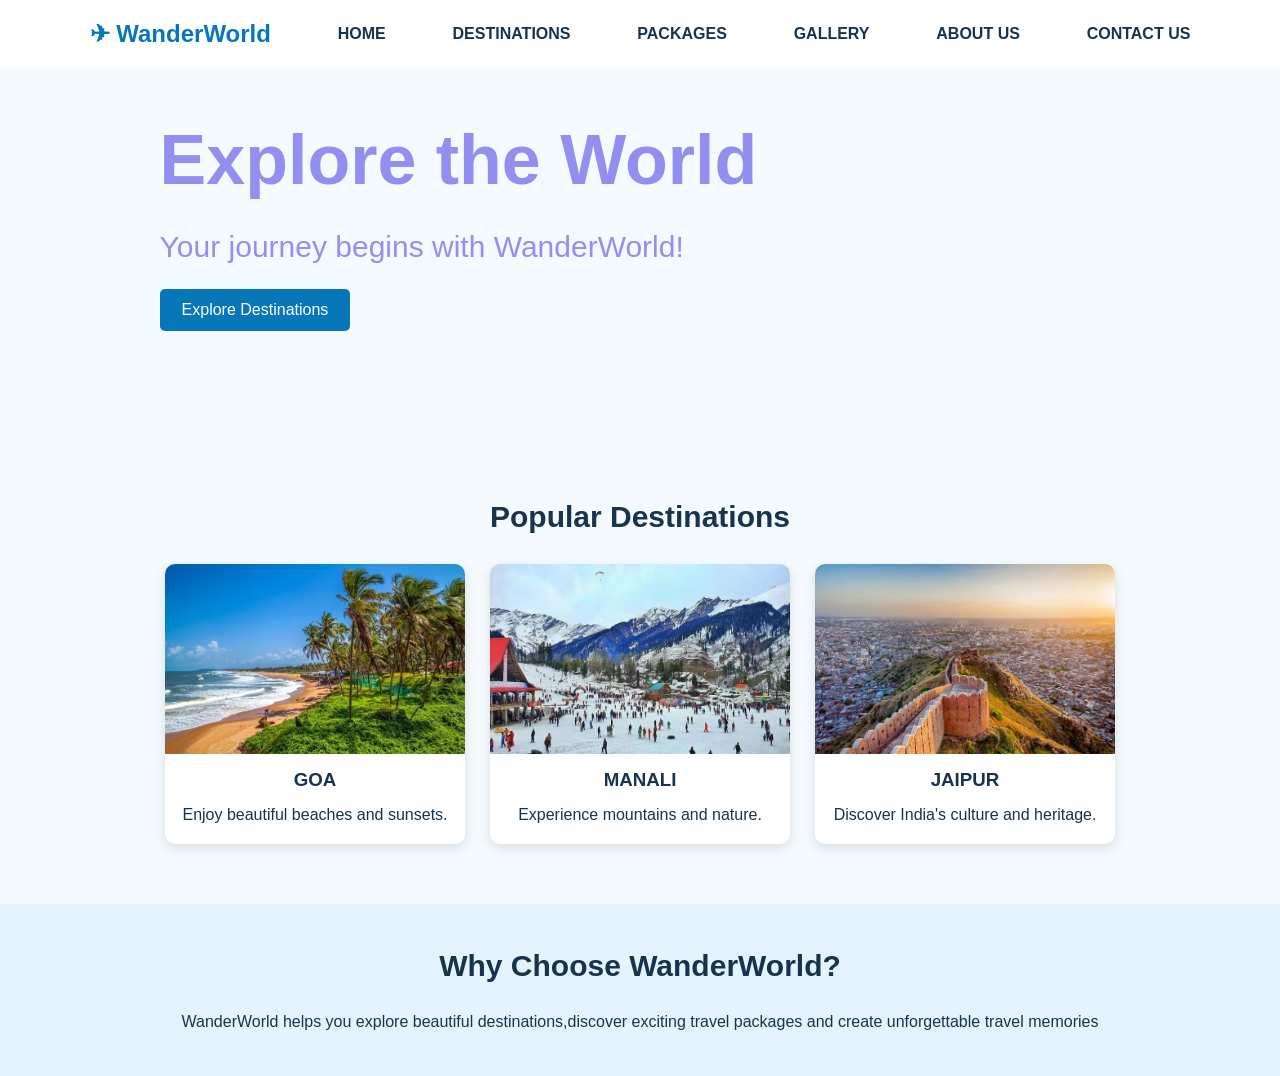
<file: index.html>
<!DOCTYPE html>
<html lang="en">

<head>
    <meta charset="UTF-8">
    <meta name="viewport" content="width=device-width, initial-scale=1.0">
    <title>Document</title>
    <link rel="stylesheet" href="style.css">

</head>

<body>
    <header>
        <nav class="navbar">
            <h2 class="logo">✈ WanderWorld</h2>

            <a href="index.html">HOME</a>
            <a href="destinations.html">DESTINATIONS</a>
            <a href="packages.html">PACKAGES</a>
            <a href="gallery.html">GALLERY</a>
            <a href="about.html">ABOUT US</a>
            <a href="contact.html">CONTACT US</a>

        </nav>
    </header>
    <section class="hero">
        <div class="hero-content">
            <h1>Explore the World</h1>
            <p>Your journey begins with WanderWorld!</p>
            <a href="destinations.html" class="btn">Explore Destinations</a>
        </div>
    </section>
    <section class="destinations">
        <h2>Popular Destinations</h2>
        <div class="card-container">
            <div class="card">
                <img style="border-top-left-radius: 10px;border-top-right-radius: 10px;" src="destination 1.jpeg"
                    alt="Destination 1">
                <h3>GOA</h3>
                <p>Enjoy beautiful beaches and sunsets.</p>
            </div>
            <div class="card">
                <img style="border-top-left-radius: 10px;border-top-right-radius: 10px;" src="destination 2.jpeg"
                    alt="Destination 2">
                <h3>MANALI</h3>
                <p>Experience mountains and nature.</p>
            </div>
            <div class="card">
                <img style="border-top-left-radius: 10px;border-top-right-radius: 10px;" src="destination 3.jpeg"
                    alt="Destination 3">
                <h3>JAIPUR</h3>
                <p>Discover India's culture and heritage.</p>
            </div>
        </div>
    </section>
    <section class="about">
        <h2>Why Choose WanderWorld?</h2>
        <p>
            WanderWorld helps you explore beautiful destinations,discover exciting travel packages and create
            unforgettable travel memories
        </p>
    </section>
</body>

</html>
</file>
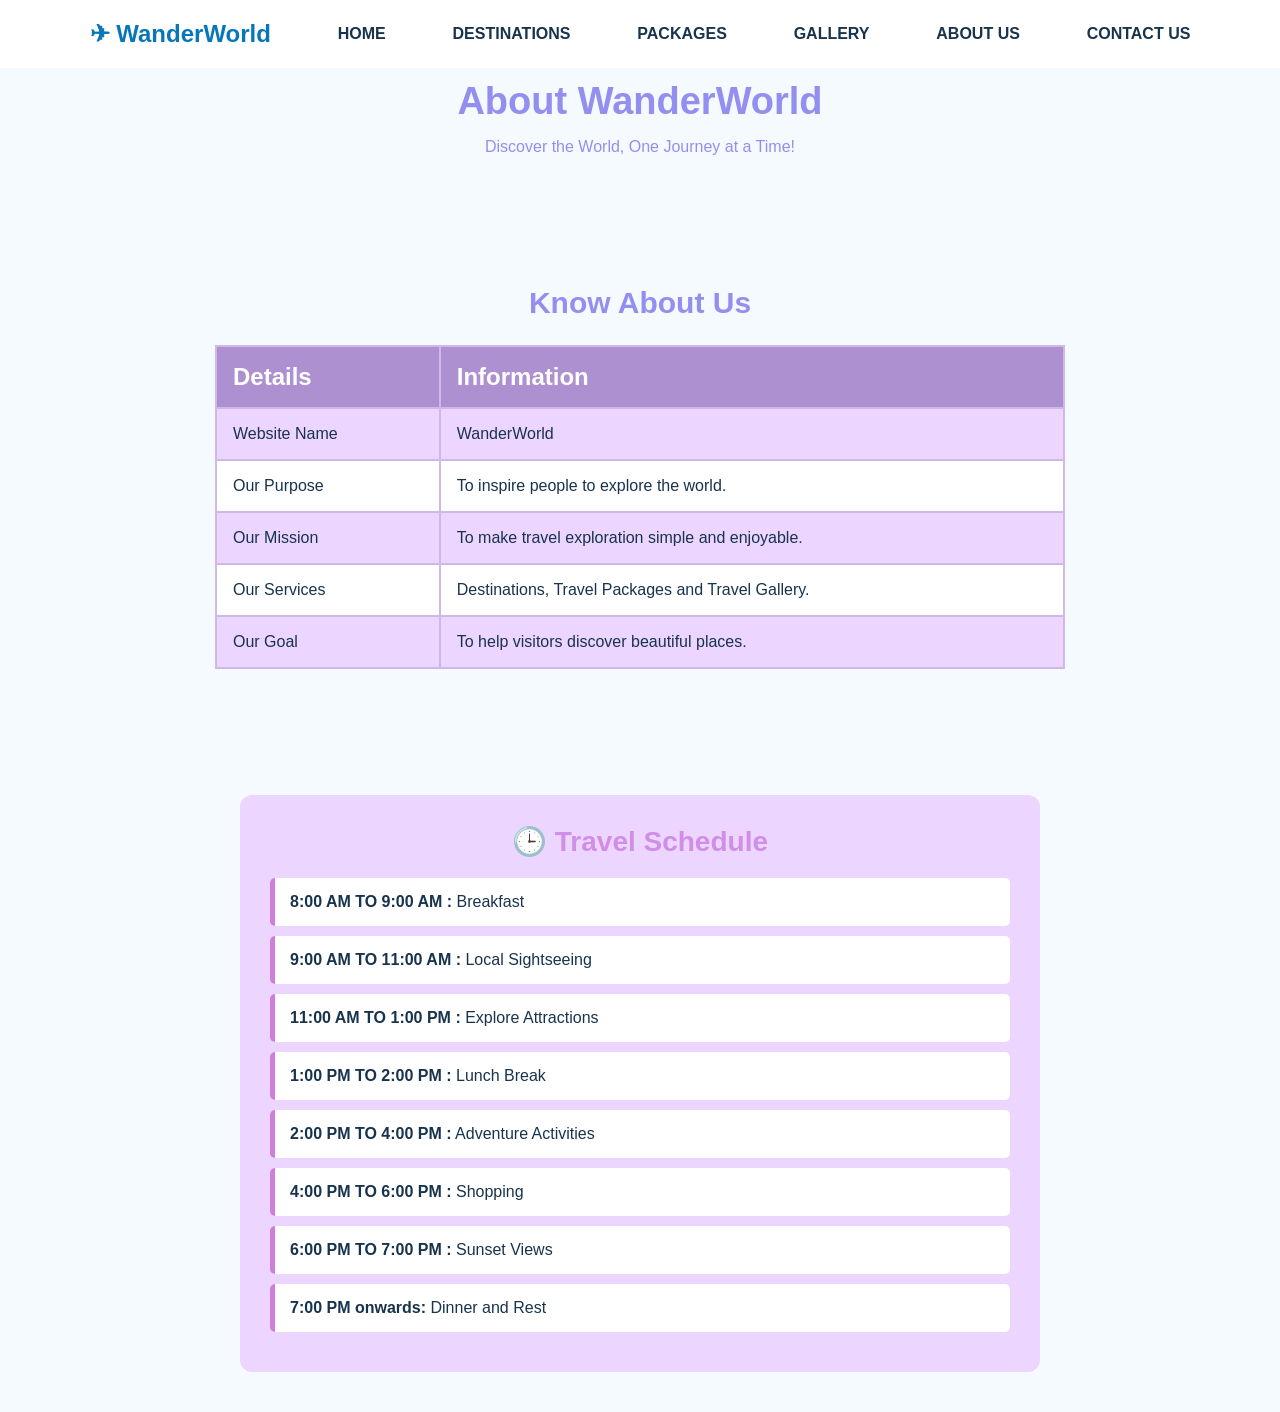
<file: about.html>
<!DOCTYPE html>
<html lang="en">

<head>
    <meta charset="UTF-8">
    <meta name="viewport" content="width=device-width, initial-scale=1.0">
    <title>About Us - WanderWorld</title>
    <link rel="stylesheet" href="style.css">
</head>

<body>

    <header>
        <nav class="navbar">
            <h2 class="logo">✈ WanderWorld</h2>

            <a href="index.html">HOME</a>
            <a href="destinations.html">DESTINATIONS</a>
            <a href="packages.html">PACKAGES</a>
            <a href="gallery.html">GALLERY</a>
            <a href="about.html">ABOUT US</a>
            <a href="contact.html">CONTACT US</a>

        </nav>
    </header>

    <section class="about-hero">
        <h1>About WanderWorld</h1>
        <p>Discover the World, One Journey at a Time!</p>
    </section>

    <section class="about-table">
        <h2>Know About Us</h2>

        <table>
            <tr>
                <th>Details</th>
                <th>Information</th>
            </tr>

            <tr>
                <td>Website Name</td>
                <td>WanderWorld</td>
            </tr>

            <tr>
                <td>Our Purpose</td>
                <td>To inspire people to explore the world.</td>
            </tr>

            <tr>
                <td>Our Mission</td>
                <td>To make travel exploration simple and enjoyable.</td>
            </tr>

            <tr>
                <td>Our Services</td>
                <td>Destinations, Travel Packages and Travel Gallery.</td>
            </tr>

            <tr>
                <td>Our Goal</td>
                <td>To help visitors discover beautiful places.</td>
            </tr>
        </table>
    </section><br><br>
    <section class="timing">
        <h2>🕒 Travel Schedule</h2>

        <ul>
            <li><strong>8:00 AM TO 9:00 AM :</strong> Breakfast</li>
            <li><strong>9:00 AM TO 11:00 AM :</strong> Local Sightseeing</li>
            <li><strong>11:00 AM TO 1:00 PM :</strong> Explore Attractions</li>
            <li><strong>1:00 PM TO 2:00 PM :</strong> Lunch Break</li>
            <li><strong>2:00 PM TO 4:00 PM :</strong> Adventure Activities</li>
            <li><strong>4:00 PM TO 6:00 PM :</strong> Shopping</li>
            <li><strong>6:00 PM TO 7:00 PM :</strong> Sunset Views</li>
            <li><strong>7:00 PM onwards:</strong> Dinner and Rest</li>
        </ul>

    </section>
</body>

</html>
</file>
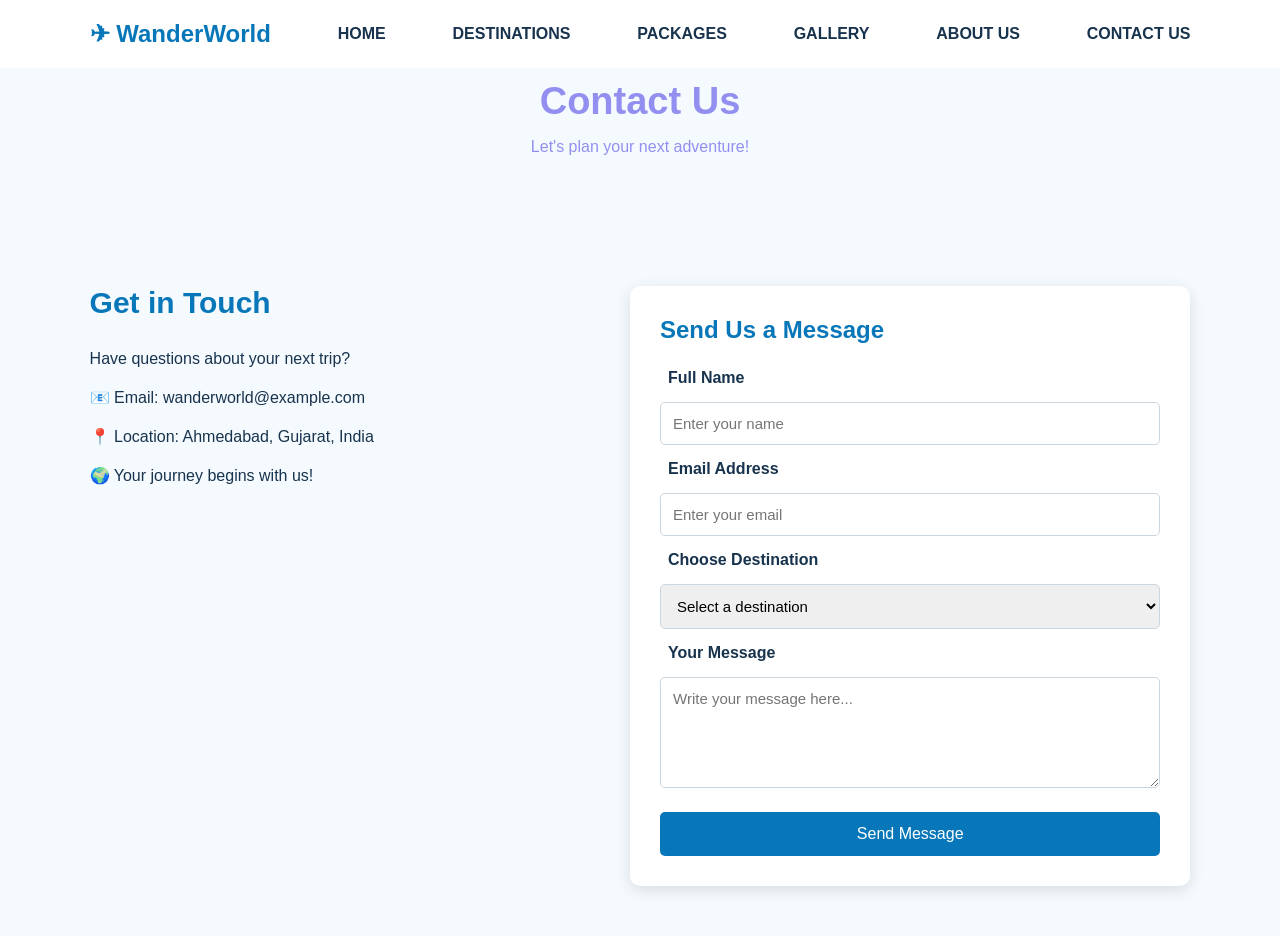
<file: contact.html>
<!DOCTYPE html>
<html lang="en">

<head>
    <meta charset="UTF-8">
    <meta name="viewport" content="width=device-width, initial-scale=1.0">

    <title>Contact Us - WanderWorld</title>

    <link rel="stylesheet" href="style.css">
</head>

<body>
    <header>
        <nav class="navbar">

            <h2 class="logo">✈ WanderWorld</h2>


            <a href="index.html">HOME</a>
            <a href="destinations.html">DESTINATIONS</a>
            <a href="packages.html">PACKAGES</a>
            <a href="gallery.html">GALLERY</a>
            <a href="about.html">ABOUT US</a>
            <a href="contact.html">CONTACT US</a>


        </nav>
    </header>
    <section class="contact-hero">
        <h1>Contact Us</h1>
        <p>Let's plan your next adventure!</p>
    </section>
    <section class="contact-section">

        <div class="contact-info">
            <h2>Get in Touch</h2>

            <p>Have questions about your next trip?</p>

            <p>📧 Email: wanderworld@example.com</p>

            <p>📍 Location: Ahmedabad, Gujarat, India</p>

            <p>🌍 Your journey begins with us!</p>
        </div>
        <div class="contact-form">

            <h2>Send Us a Message</h2>

            <form action="#" method="get">

                <label for="name">Full Name</label>
                <input type="text" id="name" name="name" placeholder="Enter your name" required>

                <label for="email">Email Address</label>
                <input type="email" id="email" name="email" placeholder="Enter your email" required>

                <label for="destination">Choose Destination</label>

                <select id="destination" name="destination" required>
                    <option value="">Select a destination</option>
                    <option value="Goa">Goa</option>
                    <option value="Manali">Manali</option>
                    <option value="Jaipur">Jaipur</option>
                    <option value="Bali">Bali</option>
                    <option value="Kashmir">Kashmir</option>
                    <option value="Kerala">Kerala</option>
                </select>

                <label for="message">Your Message</label>

                <textarea id="message" name="message" rows="5" placeholder="Write your message here..."
                    required></textarea>

                <button type="submit" class="submit-btn">
                    Send Message
                </button>

            </form>

        </div>

    </section>

</body>

</html>
</file>
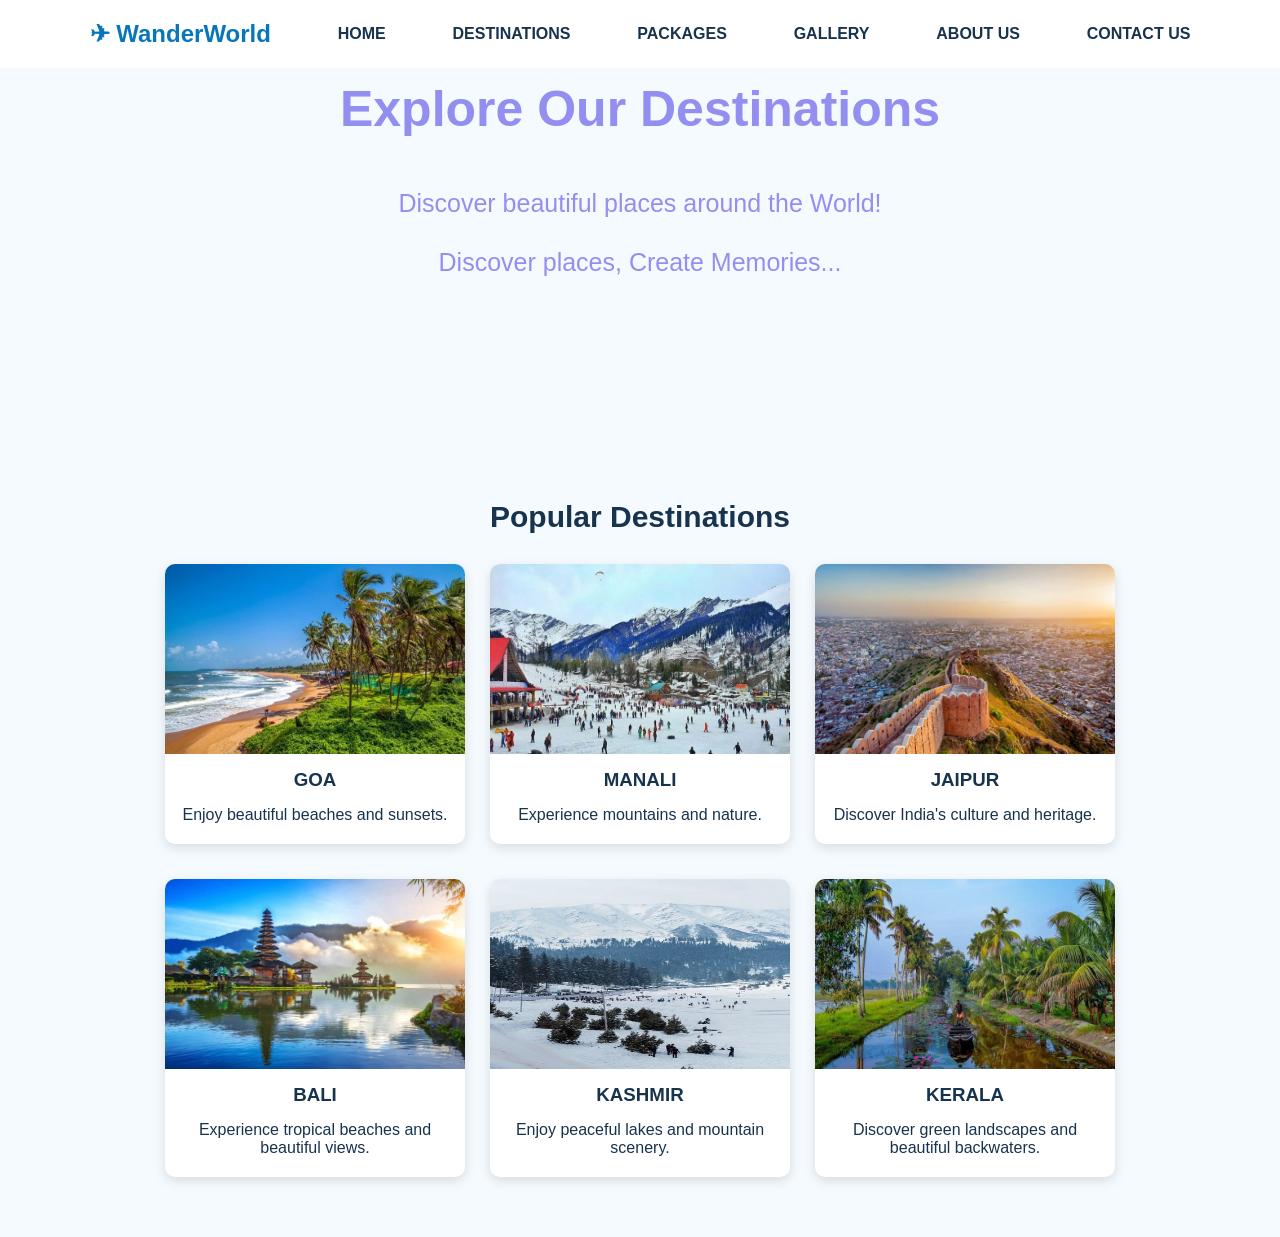
<file: destinations.html>
<!DOCTYPE html>
<html lang="en">

<head>
    <meta charset="UTF-8">
    <meta name="viewport" content="width=device-width, initial-scale=1.0">
    <title>Document</title>
    <link rel="stylesheet" href="style.css">
</head>

<body>
    <header>
        <nav class="navbar">
            <h2 class="logo">✈ WanderWorld</h2>

            <a href="index.html">HOME</a>
            <a href="destinations.html">DESTINATIONS</a>
            <a href="packages.html">PACKAGES</a>
            <a href="gallery.html">GALLERY</a>
            <a href="about.html">ABOUT US</a>
            <a href="contact.html">CONTACT US</a>

        </nav>
    </header>
    <section class="destination-hero">
        <h1>Explore Our Destinations</h1><br><br>
        <p>Discover beautiful places around the World!</p>
        <p>Discover places, Create Memories...</p>
    </section>
    <section class="destinations">
        <h2>Popular Destinations</h2>
        <div class="card-container">
            <div class="card">
                <img style="border-top-left-radius: 10px;border-top-right-radius: 10px;" src="destination 1.jpeg">
                <h3>GOA</h3>
                <p>Enjoy beautiful beaches and sunsets.</p>
            </div>
            <div class="card">
                <img style="border-top-left-radius: 10px;border-top-right-radius: 10px;" src="destination 2.jpeg">
                <h3>MANALI</h3>
                <p>Experience mountains and nature.</p>
            </div>
            <div class="card">
                <img style="border-top-left-radius: 10px;border-top-right-radius: 10px;" src="destination 3.jpeg"
                    alt="Destination 3">
                <h3>JAIPUR</h3>
                <p>Discover India's culture and heritage.</p>
            </div>
            <div class="card">
                <img style="border-top-left-radius: 10px;border-top-right-radius: 10px;" src="destination 4.jpeg"
                    alt="Destination 4">
                <h3>BALI</h3>
                <p>Experience tropical beaches and beautiful views.</p>
            </div>
            <div class="card">
                <img style="border-top-left-radius: 10px;border-top-right-radius: 10px;" src="destination 5.jpeg"
                    alt="Destination 5">
                <h3>KASHMIR</h3>
                <p>Enjoy peaceful lakes and mountain scenery.</p>
            </div>
            <div class="card">
                <img style="border-top-left-radius: 10px;border-top-right-radius: 10px;" src="destination 6.jpeg"
                    alt="Destination 6">
                <h3>KERALA</h3>
                <p>Discover green landscapes and beautiful backwaters.</p>
            </div>
        </div>
    </section>
</file>
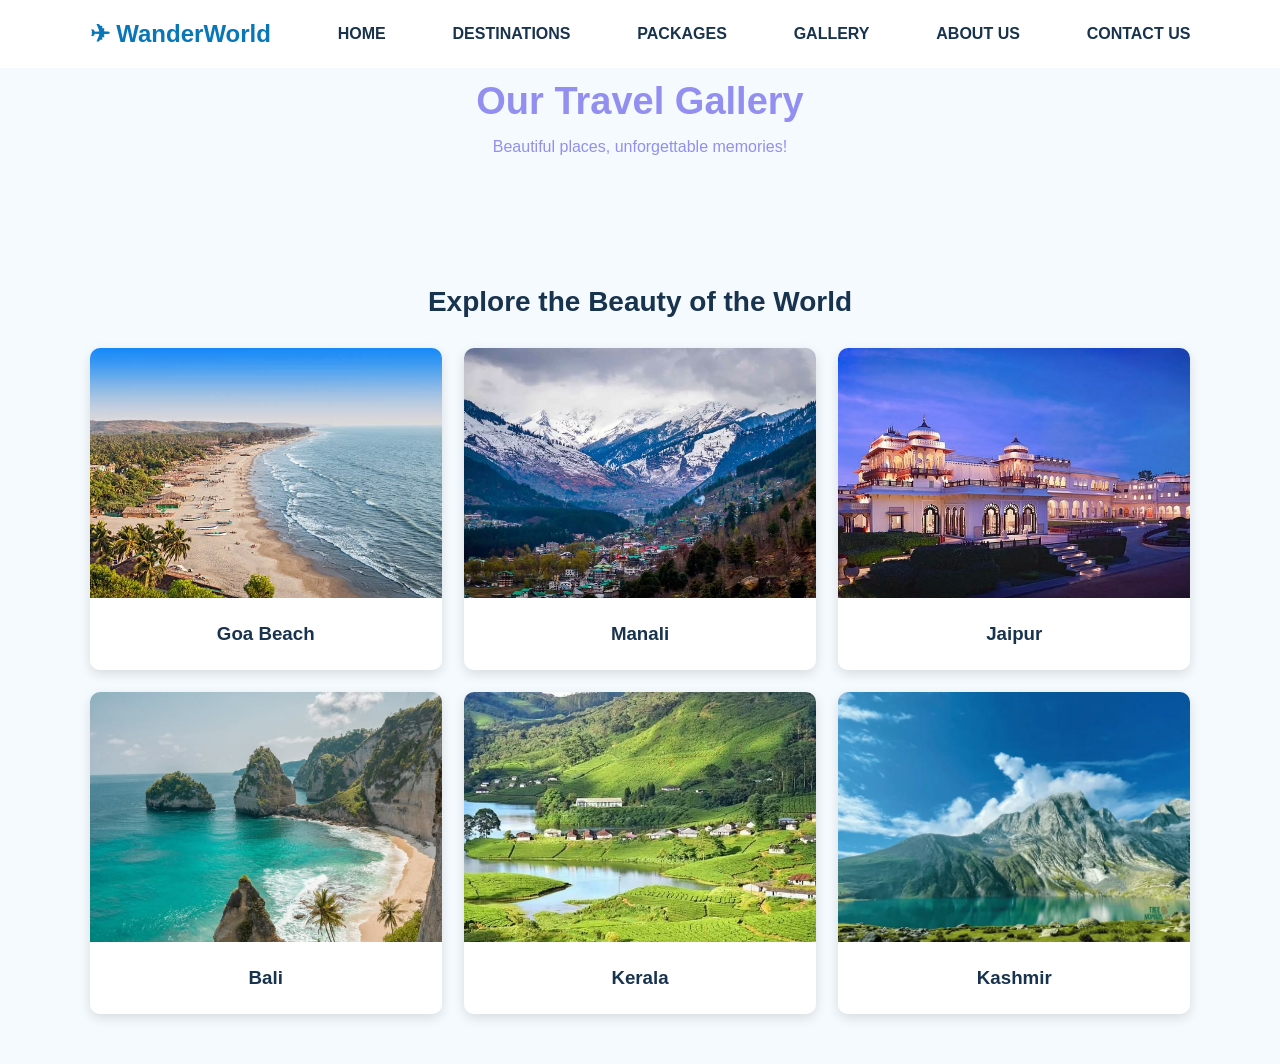
<file: gallery.html>
<!DOCTYPE html>
<html lang="en">

<head>
    <meta charset="UTF-8">
    <meta name="viewport" content="width=device-width, initial-scale=1.0">

    <title>Gallery - WanderWorld</title>

    <link rel="stylesheet" href="style.css">
</head>

<body>

    <!-- Navigation Bar -->
    <header>
        <nav class="navbar">

            <h2 class="logo">✈ WanderWorld</h2>


            <a href="index.html">HOME</a>
            <a href="destinations.html">DESTINATIONS</a>
            <a href="packages.html">PACKAGES</a>
            <a href="gallery.html">GALLERY</a>
            <a href="about.html">ABOUT US</a>
            <a href="contact.html">CONTACT US</a>


        </nav>
    </header>


    <section class="gallery-hero">
        <h1>Our Travel Gallery</h1>
        <p>Beautiful places, unforgettable memories!</p>
    </section>


    <section class="gallery">

        <h2>Explore the Beauty of the World</h2>

        <div class="gallery-container">

            <div class="gallery-item">
                <img src="gallery 1.jpeg">
                <h3>Goa Beach</h3>
            </div>

            <div class="gallery-item">
                <img src="gallery 2.jpeg">
                <h3>Manali</h3>
            </div>

            <div class="gallery-item">
                <img src="gallery 3.jpeg">
                <h3>Jaipur</h3>
            </div>

            <div class="gallery-item">
                <img src="gallery 4.jpeg">
                <h3>Bali</h3>
            </div>

            <div class="gallery-item">
                <img src="gallery 5.jpeg">
                <h3>Kerala</h3>
            </div>

            <div class="gallery-item">
                <img src="gallery 6.jpeg" alt="Kerala Backwaters">
                <h3>Kashmir</h3>
            </div>

        </div>

    </section>

</body>

</html>
</file>
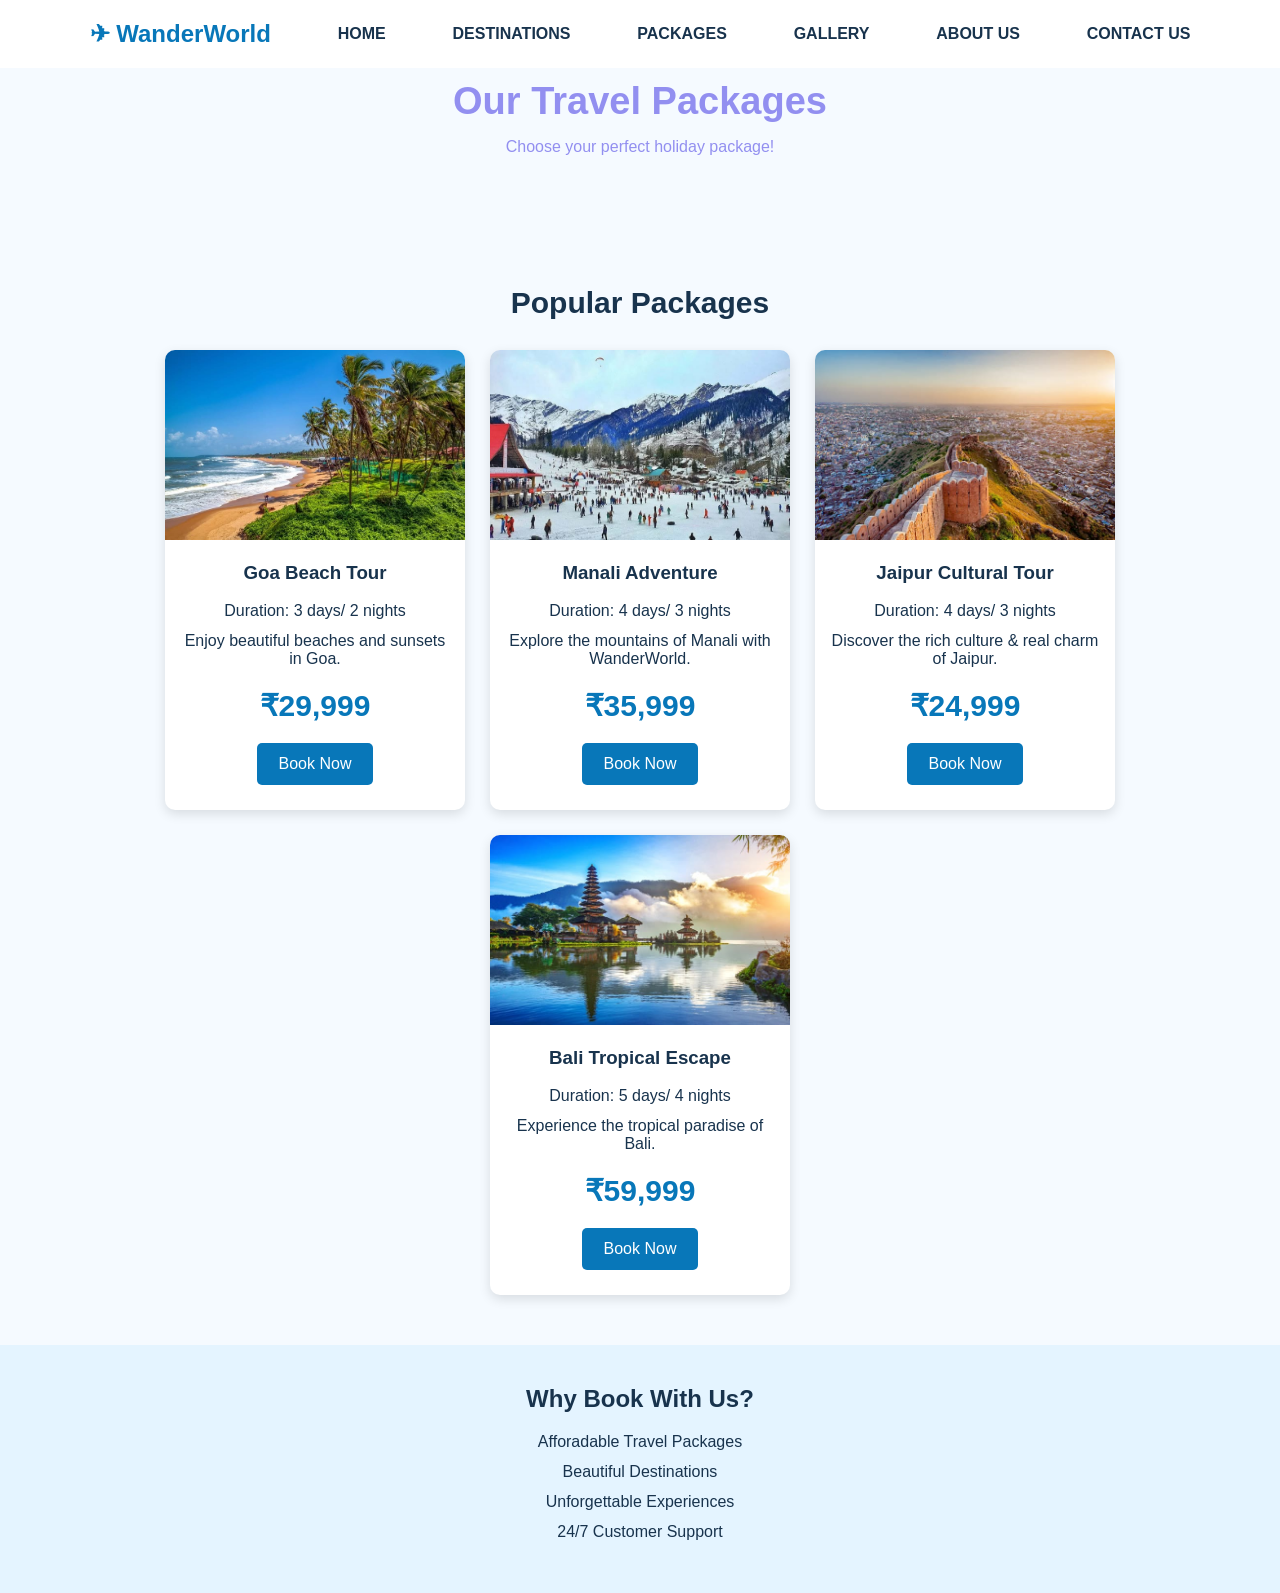
<file: packages.html>
<!DOCTYPE html>
<html lang="en">

<head>
    <meta charset="UTF-8">
    <meta name="viewport" content="width=device-width, initial-scale=1.0">
    <title>Document</title>
    <link rel="stylesheet" href="style.css">
</head>

<body>
    <header>
        <nav class="navbar">
            <h2 class="logo">✈ WanderWorld</h2>

            <a href="index.html">HOME</a>
            <a href="destinations.html">DESTINATIONS</a>
            <a href="packages.html">PACKAGES</a>
            <a href="gallery.html">GALLERY</a>
            <a href="about.html">ABOUT US</a>
            <a href="contact.html">CONTACT US</a>

        </nav>
    </header>
    <section class="packages-hero">
        <h1>Our Travel Packages</h1>
        <p>Choose your perfect holiday package!</p>
    </section>
    <section class="packages">
        <h2>Popular Packages</h2>
        <div class="package-container">
            <div class="package-card">
                <img src="destination 1.jpeg" alt="Package 1">
                <h3>Goa Beach Tour</h3>
                <p>Duration: 3 days/ 2 nights</p>
                <p>Enjoy beautiful beaches and sunsets in Goa.</p>
                <h2>₹29,999</h2>
                <a href="contact.html" class="btn1">Book Now</a>
            </div>
            <div class="package-card">
                <img src="destination 2.jpeg" alt="Package 2">
                <h3>Manali Adventure</h3>
                <p>Duration: 4 days/ 3 nights</p>
                <p>Explore the mountains of Manali with WanderWorld.</p>
                <h2>₹35,999</h2>
                <a href="contact.html" class="btn1">Book Now</a>
            </div>
            <div class="package-card">
                <img src="destination 3.jpeg" alt="Package 3">
                <h3>Jaipur Cultural Tour</h3>
                <p>Duration: 4 days/ 3 nights</p>
                <p>Discover the rich culture & real charm of Jaipur.</p>
                <h2>₹24,999</h2>
                <a href="contact.html" class="btn1">Book Now</a>
            </div>
            <div class="package-card">
                <img src="destination 4.jpeg" alt="Package 4">
                <h3>Bali Tropical Escape</h3>
                <p>Duration: 5 days/ 4 nights</p>
                <p>Experience the tropical paradise of Bali.</p>
                <h2>₹59,999</h2>
                <a href="contact.html" class="btn1">Book Now</a>
            </div>
        </div>
    </section>
    <section class="booking">
        <h2>Why Book With Us?</h2>
        <p>Afforadable Travel Packages</p>
        <p>Beautiful Destinations</p>
        <p>Unforgettable Experiences</p>
        <p>24/7 Customer Support</p>
    </section>
</body>

</html>
</file>
<file: style.css>
/* Basic Styling */
* {
    margin: 0;
    padding: 0;
    box-sizing: border-box;
}

body {
    font-family: Arial, sans-serif;
    color: #18334d;
    background-color: #f5faff;
}

header {
    width: 100%;
    position: fixed;
}

.navbar {
    display: flex;
    justify-content: space-between;
    align-items: center;
    padding: 20px 7%;
    background-color: white;
}

.logo {
    color: #0877b9;
}



.navbar a {
    text-decoration: none;
    color: #18334d;
    font-weight: bold;
}

.navbar a:hover {
    color: #0877b9;
}

.hero {
    height: 450px;
    display: flex;
    align-items: center;
    padding: 7%;
    color: rgb(146, 143, 240);

}

.hero-content h1 {
    font-size: 70px;
    margin-bottom: 30px;
    margin-left: 70px;
}

.hero-content p {
    font-size: 30px;
    margin-bottom: 25px;
    margin-left: 70px;
}

.btn {
    display: inline-block;
    background-color: #0877b9;
    color: white;
    padding: 12px 22px;
    text-decoration: none;
    border-radius: 5px;
    margin-left: 70px;
}

.btn:hover {
    background-color: #064f7d;
}

.destinations {
    padding: 50px 7%;
    text-align: center;
}

.destinations h2 {
    margin-bottom: 30px;
    font-size: 30px;
}

.about h2 {
    margin-bottom: 30px;
    font-size: 30px;
}

.card-container {
    display: flex;
    justify-content: center;
    gap: 25px;
    flex-wrap: wrap;
}

.card {
    width: 300px;
    background-color: white;
    border-radius: 10px;
    box-shadow: 0 4px 12px rgba(0, 0, 0, 0.12);
    transition: transform 0.3s;
}

.card:hover {
    transform: translateY(-8px);
}

.card img {
    width: 100%;
    height: 190px;
}

.card h3 {
    margin: 15px;
}

.card p {
    padding: 0 15px 20px;
}

.about {
    background-color: #e4f4ff;
    text-align: center;
    padding: 45px 10%;
}

@media (max-width: 768px) {

    .navbar {
        flex-direction: column;
        gap: 15px;
    }

    .navbar ul {
        flex-wrap: wrap;
        justify-content: center;
        gap: 12px;
    }

    .hero-content h1 {
        font-size: 34px;
    }

    .card {
        width: 100%;
        max-width: 350px;
    }
}

.destination-hero {
    height: 450px;
    color: rgb(146, 143, 240);
    text-align: center;
    padding: 80px 20px;

}

.destination-hero h1 {
    font-size: 50px;
    margin-bottom: 15px;
}

.destination-hero p {
    font-size: 25px;
    margin-bottom: 30px;
}

.card-container .card {
    margin-bottom: 10px;
}

.card img {
    display: block;
}

@media (max-width: 768px) {
    .destination-hero h1 {
        font-size: 28px;
    }
}

.packages-hero {
    color: rgb(146, 143, 240);
    text-align: center;
    padding: 80px 20px;
}

.packages-hero h1 {
    font-size: 38px;
    margin-bottom: 15px;
}

.packages {
    padding: 50px 7%;
    text-align: center;
}

.packages h2 {
    margin-bottom: 30px;
    font-size: 30px;
}

.package-container {
    display: flex;
    justify-content: center;
    flex-wrap: wrap;
    gap: 25px;
}

.package-card {
    width: 300px;
    background: white;
    padding-bottom: 25px;
    border-radius: 10px;
    overflow: hidden;
    box-shadow: 0 4px 12px rgba(0, 0, 0, 0.12);
    transition: transform 0.3s;
}

.package-card:hover {
    transform: translateY(-8px);
}

.package-card img {
    width: 100%;
    height: 190px;
}

.package-card h3 {
    margin: 18px 10px;
}

.package-card p {
    margin: 12px;
}

.package-card h2 {
    color: #0877b9;
    margin: 20px 0;
}

.btn1 {
    display: inline-block;
    background-color: #0877b9;
    color: white;
    padding: 12px 22px;
    text-decoration: none;
    border-radius: 5px;
    margin-left: 50px;
    margin-right: 50px;
}

.btn1:hover {
    background-color: #064f7d;
}

.booking {
    background-color: #e4f4ff;
    text-align: center;
    padding: 40px 20px;
}

.booking h2 {
    margin-bottom: 20px;
}

.booking p {
    margin: 12px;
}

@media (max-width: 768px) {
    .packages-hero h1 {
        font-size: 28px;
    }

    .package-card {
        width: 100%;
        max-width: 350px;
    }
}

.gallery-hero {
    color: rgb(146, 143, 240);
    text-align: center;
    padding: 80px 20px;
}


.gallery-hero h1 {
    font-size: 38px;
    margin-bottom: 15px;
}

.gallery {
    padding: 50px 7%;
    text-align: center;
}

.gallery h2 {
    margin-bottom: 30px;
    font-size: 28px;
}

.gallery-container {
    display: grid;
    grid-template-columns: repeat(3, 1fr);
    gap: 22px;
}

.gallery-item {
    position: relative;
    overflow: hidden;
    border-radius: 10px;
    box-shadow: 0 4px 12px rgba(0, 0, 0, 0.12);
}

.gallery-item img {
    width: 100%;
    height: 250px;
    object-fit: cover;
    display: block;
    transition: transform 0.4s;
}

.gallery-item:hover img {
    transform: scale(1.08);
}

.gallery-item h3 {
    background-color: white;
    padding: 25px;
}

@media (max-width: 768px) {
    .gallery-container {
        grid-template-columns: repeat(2, 1fr);
    }

    .gallery-hero h1 {
        font-size: 28px;
    }
}

@media (max-width: 480px) {
    .gallery-container {
        grid-template-columns: 1fr;
    }
}

.contact-hero {
    color: rgb(146, 143, 240);
    text-align: center;
    padding: 80px 20px;
}

.contact-hero h1 {
    font-size: 38px;
    margin-bottom: 15px;
}

*.contact-section {
    display: flex;
    justify-content: center;
    align-items: flex-start;
    gap: 40px;
    padding: 50px 7%;
    flex-wrap: wrap;
}

.contact-info,
.contact-form {
    flex: 1;

}

.contact-info h2 {
    font-size: 30px;
    margin-bottom: 30px;
    color: #0877b9;
}

.contact-form h2 {
    margin-bottom: 25px;
    color: #0877b9;
}

.contact-info p {
    margin-bottom: 20px;

}

.contact-form {
    background: white;
    padding: 30px;
    border-radius: 10px;
    box-shadow: 0 4px 15px rgba(0, 0, 0, 0.12);
}

.contact-form label {
    display: block;
    margin: 15px 8px;
    font-weight: bold;
}

.contact-form input,
.contact-form select,
.contact-form textarea {
    width: 100%;
    padding: 12px;
    border: 1px solid #ccd6df;
    border-radius: 5px;
    font-family: Arial, sans-serif;
    font-size: 15px;
}

.contact-form textarea {
    resize: vertical;
}

.submit-btn {
    width: 100%;
    margin-top: 20px;
    padding: 13px;
    border: none;
    border-radius: 5px;
    background-color: #0877b9;
    color: white;
    font-size: 16px;
    cursor: pointer;
}

.submit-btn:hover {
    background-color: #064f7d;
}

@media (max-width: 768px) {
    .contact-hero h1 {
        font-size: 28px;
    }

    .contact-section {
        padding: 30px 5%;
    }
}

.about-hero {
    color: rgb(146, 143, 240);
    text-align: center;
    padding: 80px 20px;
}

.about-hero h1 {
    font-size: 38px;
    margin-bottom: 15px;
}


.about-table {
    padding: 50px 7%;
    text-align: center;
}

.about-table h2 {
    font-size: 30px;
    margin-bottom: 25px;
    color: rgb(146, 143, 240);
}

.about-table table {
    width: 100%;
    max-width: 850px;
    margin: auto;
    border-collapse: collapse;
    background-color: white;
}

.about-table th,
.about-table td {
    border: 2px solid #cdb8e8;
    padding: 16px;
    text-align: left;
}

.about-table th {
    font-size: 24px;
    background-color: rgb(173, 144, 207);
    color: white;
}

.about-table tr:nth-child(even) {
    background-color: #ecd6ff;
}

.about-table tr:hover {
    background-color: #e4cbeb;
}

@media (max-width: 600px) {
    .about-table {
        padding: 30px 4%;
    }

    .about-table th,
    .about-table td {
        padding: 10px;
        font-size: 14px;
    }
}

.timing {
    max-width: 800px;
    margin: 40px auto;
    padding: 30px;
    background-color: #ecd6ff;
    border-radius: 12px;
}

.timing h2 {
    color: rgb(208, 142, 230);
    font-size: 28px;
    text-align: center;
    margin-bottom: 20px;
}

.timing ul {
    list-style-type: none;
    padding: 0;
}

.timing li {
    background-color: white;
    margin: 10px 0;
    padding: 15px;
    border-left: 5px solid #d07ddd;
    border-radius: 5px;
}

.timing li:hover {
    background-color: rgb(208, 142, 230);
}
</file>
